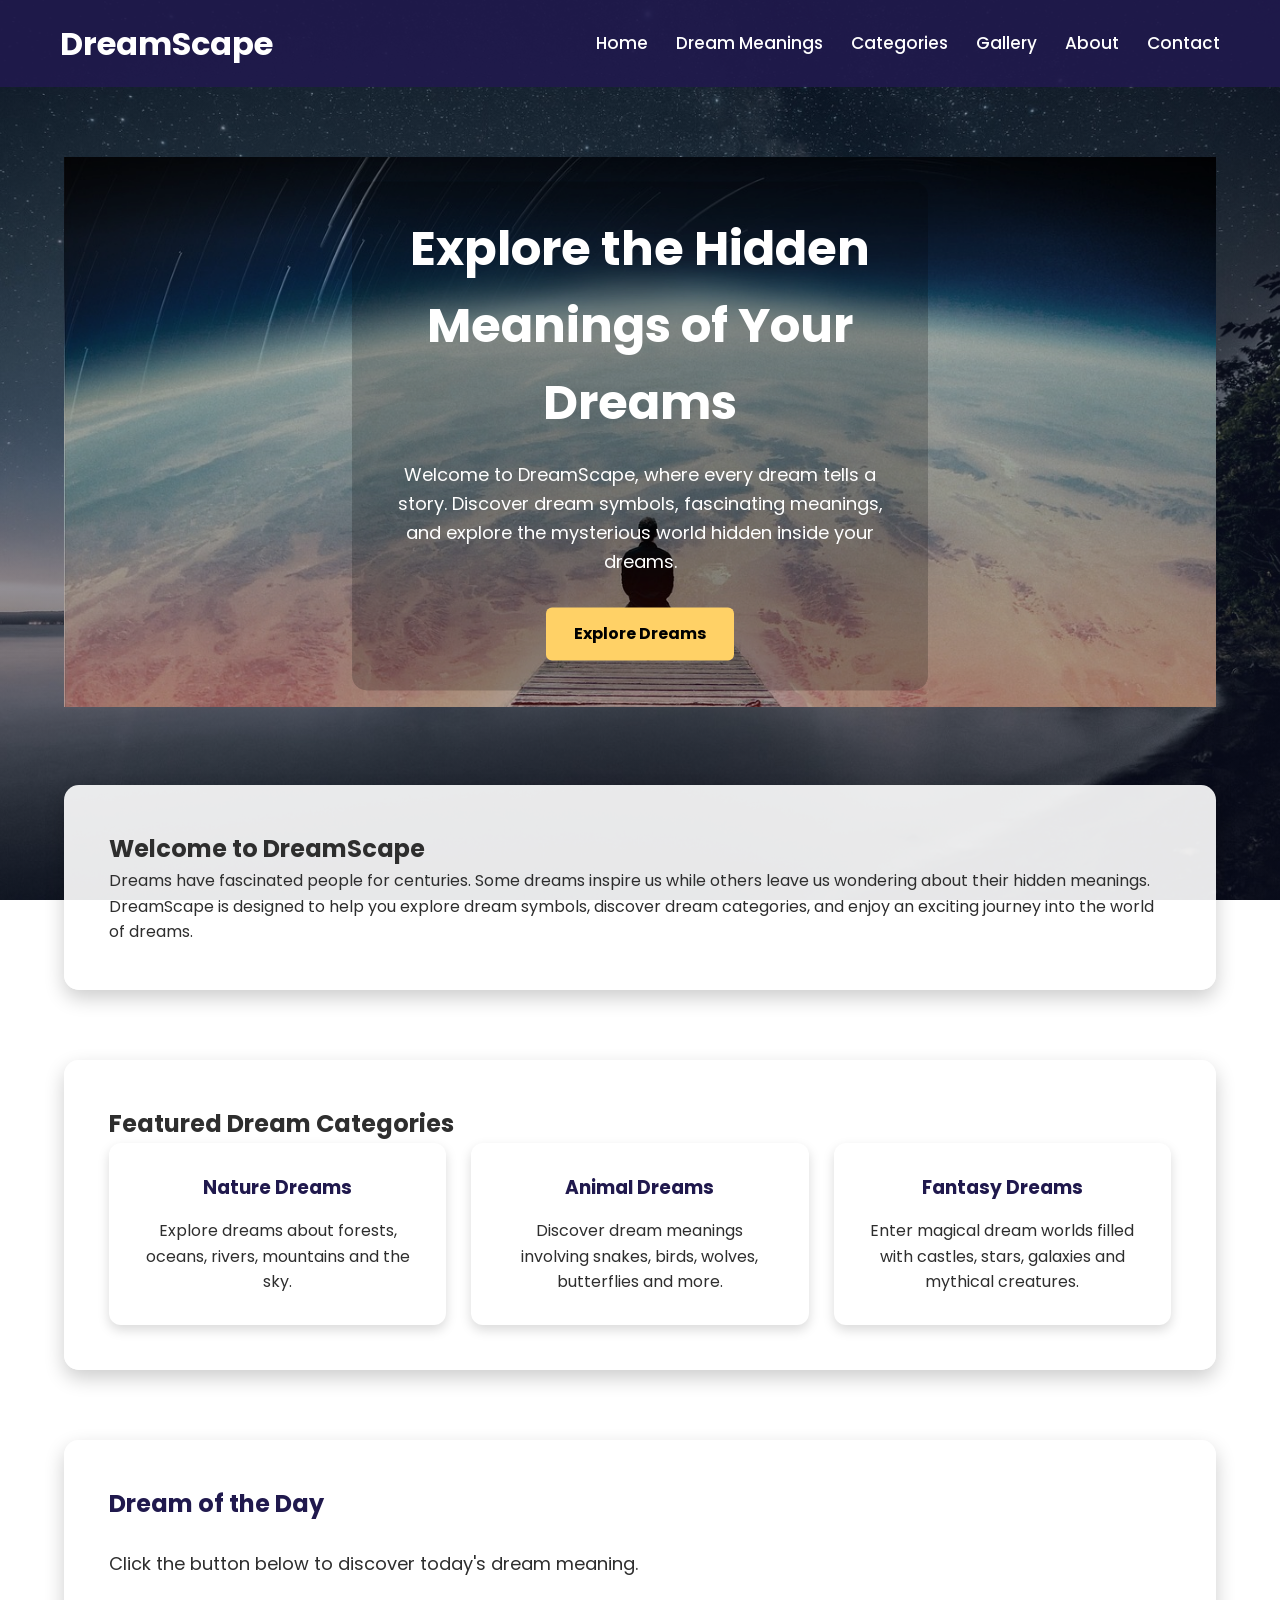
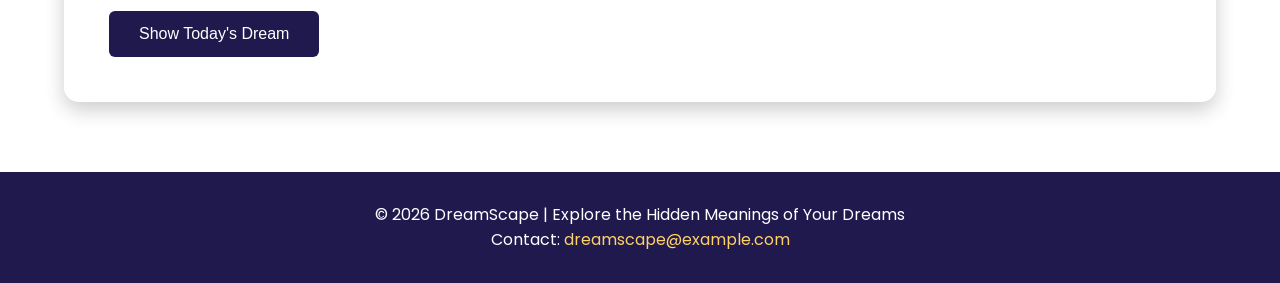
<file: index.html>
<!DOCTYPE html>
<html lang="en">

<head>
    <meta charset="UTF-8">
    <meta name="viewport" content="width=device-width, initial-scale=1.0">

    <title> DreamScape | Home</title>

    <link href="https://fonts.googleapis.com/css2?family=Poppins:wght@300;400;500;600;700&display=swap"
        rel="stylesheet">

    <link rel="stylesheet" href="style.css">
</head>

<body>
    <header>
        <nav class="navbar">

            <div class="logo">
                <h1>DreamScape</h1>
            </div>

            <ul class="nav-links">
                
                <li><a href="index.html" class="active">Home</a></li>
                <li><a href="dream_meanings.html">Dream Meanings</a></li>
                <li><a href="categories.html">Categories</a></li>
                <li><a href="gallery.html">Gallery</a></li>
                <li><a href="about.html">About</a></li>
                <li><a href="contact.html">Contact</a></li>

            </ul>

        </nav>
    </header>

    <section class="hero">

        <img id="slider" src="images/hero1.jpg" alt="Silhouette of a person looking at the moon from above">

        <div class="hero-text">

            <h2>Explore the Hidden Meanings of Your Dreams</h2>

            <p>
                Welcome to DreamScape, where every dream tells a story.
                Discover dream symbols, fascinating meanings, and explore
                the mysterious world hidden inside your dreams.
            </p>

            <a href="dream_meanings.html" class="btn">
                Explore Dreams
            </a>

        </div>

    </section>

    <section class="welcome">

        <h2>Welcome to DreamScape</h2>

        <p>
            Dreams have fascinated people for centuries.
            Some dreams inspire us while others leave us wondering about
            their hidden meanings. DreamScape is designed to help you
            explore dream symbols, discover dream categories,
            and enjoy an exciting journey into the world of dreams.
        </p>

    </section>

    <section class="featured">

        <h2>Featured Dream Categories</h2>

        <div class="card-container">
            <div class="card">

                <h3> Nature Dreams</h3>

                <p>
                    Explore dreams about forests,
                    oceans, rivers, mountains and the sky.
                </p>

            </div>

            <div class="card">

                <h3> Animal Dreams</h3>

                <p>
                    Discover dream meanings involving
                    snakes, birds, wolves, butterflies and more.
                </p>

            </div>

            <div class="card">

                <h3> Fantasy Dreams</h3>

                <p>
                    Enter magical dream worlds filled with castles,
                    stars, galaxies and mythical creatures.
                </p>

            </div>
        </div>

    </section>

    <section class="dream_day">

        <h2>Dream of the Day</h2>

        <p id="dreamText">
            Click the button below to discover today's dream meaning.
        </p>

        <button id="dreamButton">
            Show Today's Dream
        </button>

    </section>

    <footer>

        <p>
            &copy; 2026 DreamScape | Explore the Hidden Meanings of Your Dreams
        </p>

        <p>
            Contact:
            <a href="mailto:dreamscape@example.com">

                dreamscape@example.com
            </a>
        </p>

    </footer>

    <script src="script.js"></script>
</body>

</html>
</file>
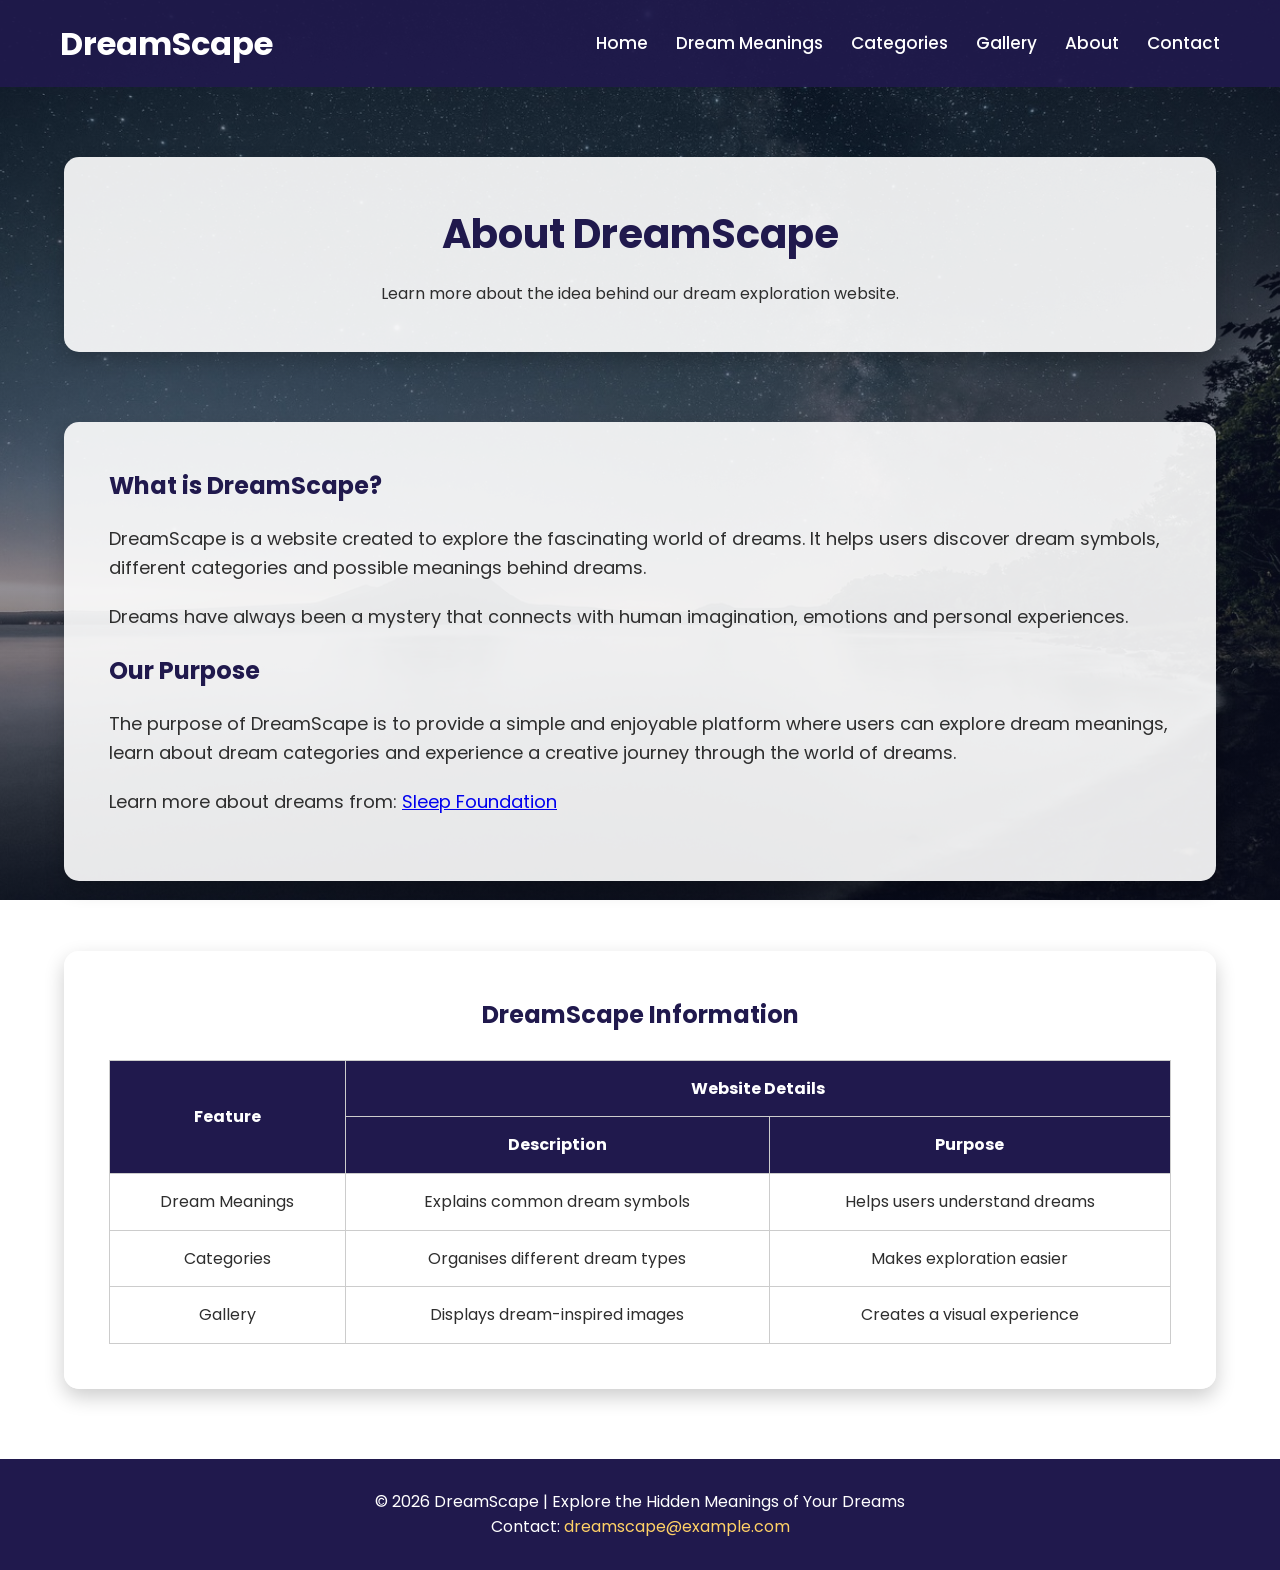
<file: about.html>
<!DOCTYPE html>
<html lang="en">

<head>

    <meta charset="UTF-8">
    <meta name="viewport" content="width=device-width, initial-scale=1.0">

    <title> DreamScape | About</title>

    <link href="https://fonts.googleapis.com/css2?family=Poppins:wght@300;400;500;600;700&display=swap"
        rel="stylesheet">

    <link rel="stylesheet" href="style.css">

</head>

<body>
<header>

    <nav class="navbar">

        <div class="logo">
            <h1>DreamScape</h1>
        </div>

        <ul class="nav-links">

            <li><a href="index.html">Home</a></li>
            <li><a href="dream_meanings.html">Dream Meanings</a></li>
            <li><a href="categories.html">Categories</a></li>
            <li><a href="gallery.html">Gallery</a></li>
            <li><a href="about.html" class="active">About</a></li>
            <li><a href="contact.html">Contact</a></li>

        </ul>

    </nav>

</header>

<section class="page-title">

    <h2>About DreamScape</h2>

    <p>
        Learn more about the idea behind our dream exploration website.
    </p>

</section>

<section class="about-section">
    <div class="about-content">

        <h2>What is DreamScape?</h2>

        <p>
            DreamScape is a website created to explore the fascinating
            world of dreams. It helps users discover dream symbols,
            different categories and possible meanings behind dreams.
        </p>

        <p>
            Dreams have always been a mystery that connects with
            human imagination, emotions and personal experiences.
        </p>

        <h2>Our Purpose</h2>

        <p>
            The purpose of DreamScape is to provide a simple and
            enjoyable platform where users can explore dream meanings,
            learn about dream categories and experience a creative
            journey through the world of dreams.
        </p>

        <p>
            Learn more about dreams from:
            <a href="https://www.sleepfoundation.org/dreams" target="_blank">
                Sleep Foundation
            </a>
        </p>

    </div>
</section>

<section class="dream-table">

    <h2>DreamScape Information</h2>

    <table>

        <tr>
            <th rowspan="2">Feature</th>
            <th colspan="2">Website Details</th>
        </tr>

        <tr>
            <th>Description</th>
            <th>Purpose</th>
        </tr>

        <tr>
            <td>Dream Meanings</td>
            <td>
                Explains common dream symbols
            </td>
            <td>
                Helps users understand dreams
            </td>
        </tr>

        <tr>
            <td>Categories</td>
            <td>
                Organises different dream types
            </td>
            <td>
                Makes exploration easier
            </td>
        </tr>

        <tr>
            <td>Gallery</td>
            <td>
                Displays dream-inspired images
            </td>
            <td>
                Creates a visual experience
            </td>
        </tr>
    </table>

</section>

<footer>

    <p>
        &copy; 2026 DreamScape | Explore the Hidden Meanings of Your Dreams
    </p>

    <p>
        Contact:
        <a href="mailto:dreamscape@example.com">
            dreamscape@example.com
        </a>
    </p>

</footer>

<script src="script.js"></script>
</body>

</html>
</file>
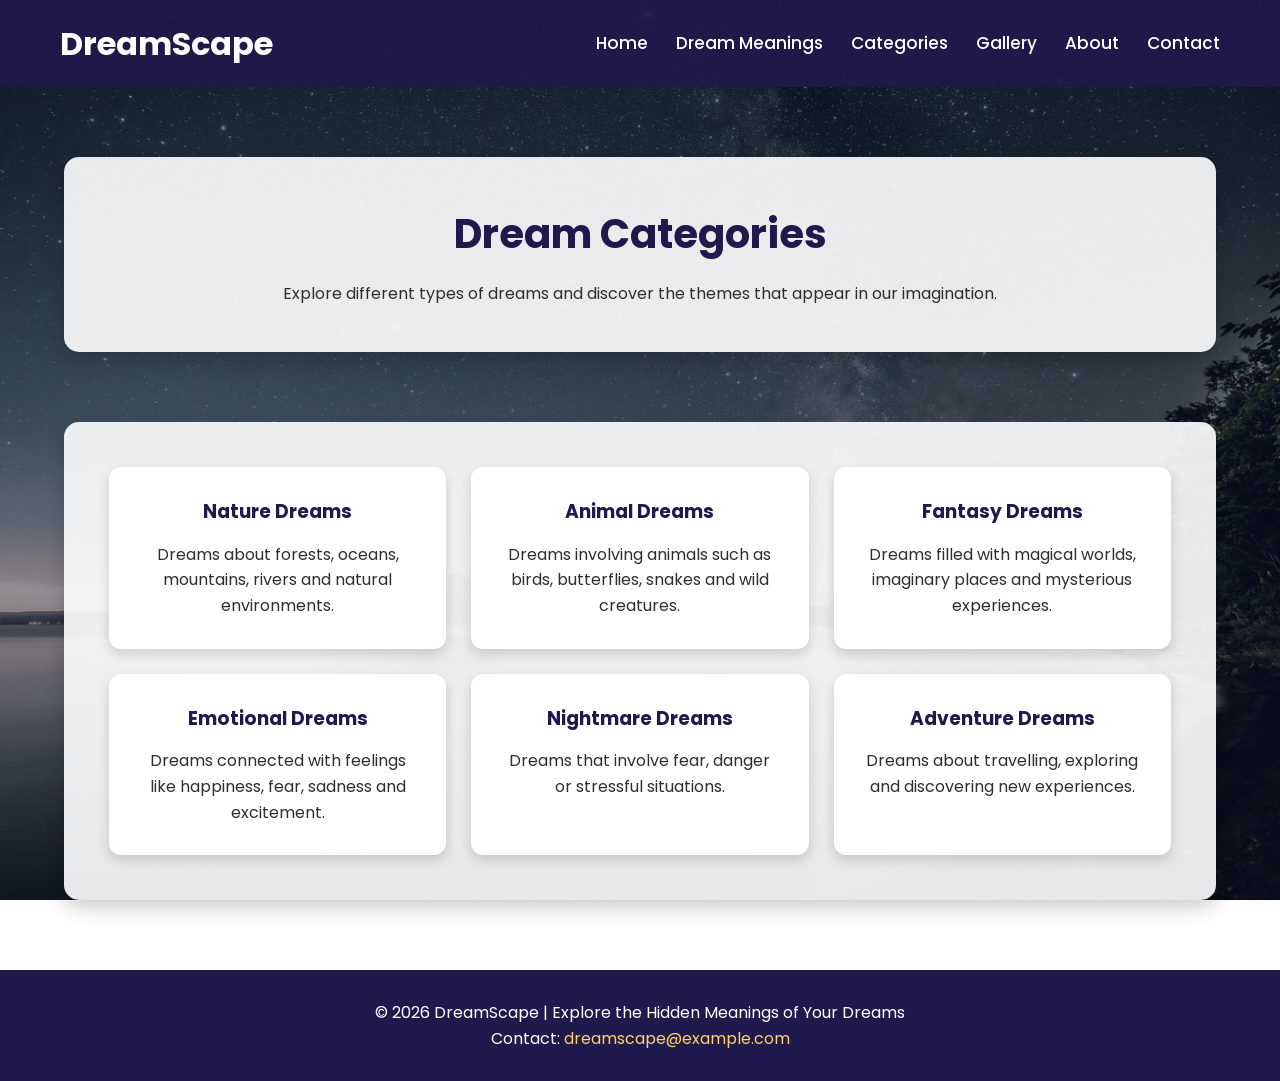
<file: categories.html>
<!DOCTYPE html>
<html lang="en">

<head>

    <meta charset="UTF-8">
    <meta name="viewport" content="width=device-width, initial-scale=1.0">

    <title> DreamScape | Categories</title>

    <link href="https://fonts.googleapis.com/css2?family=Poppins:wght@300;400;500;600;700&display=swap"
        rel="stylesheet">

    <link rel="stylesheet" href="style.css">

</head>

<body>
<header>

    <nav class="navbar">

        <div class="logo">
            <h1>DreamScape</h1>
        </div>

        <ul class="nav-links">

            <li><a href="index.html">Home</a></li>
            <li><a href="dream_meanings.html">Dream Meanings</a></li>
            <li><a href="categories.html" class="active">Categories</a></li>
            <li><a href="gallery.html">Gallery</a></li>
            <li><a href="about.html">About</a></li>
            <li><a href="contact.html">Contact</a></li>

        </ul>

    </nav>

</header>

<section class="page-title">

    <h2>Dream Categories</h2>

    <p>
        Explore different types of dreams and discover the themes
        that appear in our imagination.
    </p>

</section>

<section class="categories">

    <div class="card-container">
        <div class="card">

            <h3>Nature Dreams</h3>

            <p>
                Dreams about forests, oceans, mountains,
                rivers and natural environments.
            </p>

        </div>

        <div class="card">

            <h3>Animal Dreams</h3>

            <p>
                Dreams involving animals such as birds,
                butterflies, snakes and wild creatures.
            </p>

        </div>

        <div class="card">

            <h3>Fantasy Dreams</h3>

            <p>
                Dreams filled with magical worlds,
                imaginary places and mysterious experiences.
            </p>

        </div>

        <div class="card">

            <h3>Emotional Dreams</h3>

            <p>
                Dreams connected with feelings like
                happiness, fear, sadness and excitement.
            </p>

        </div>

        <div class="card">

            <h3>Nightmare Dreams</h3>

            <p>
                Dreams that involve fear, danger
                or stressful situations.
            </p>

        </div>

        <div class="card">

            <h3>Adventure Dreams</h3>

            <p>
                Dreams about travelling, exploring
                and discovering new experiences.
            </p>

        </div>
    </div>

</section>

<footer>

    <p>
        &copy; 2026 DreamScape | Explore the Hidden Meanings of Your Dreams
    </p>

    <p>
        Contact:
        <a href="mailto:dreamscape@example.com">
            dreamscape@example.com
        </a>
    </p>

</footer>

<script src="script.js"></script>
</body>

</html>
</file>
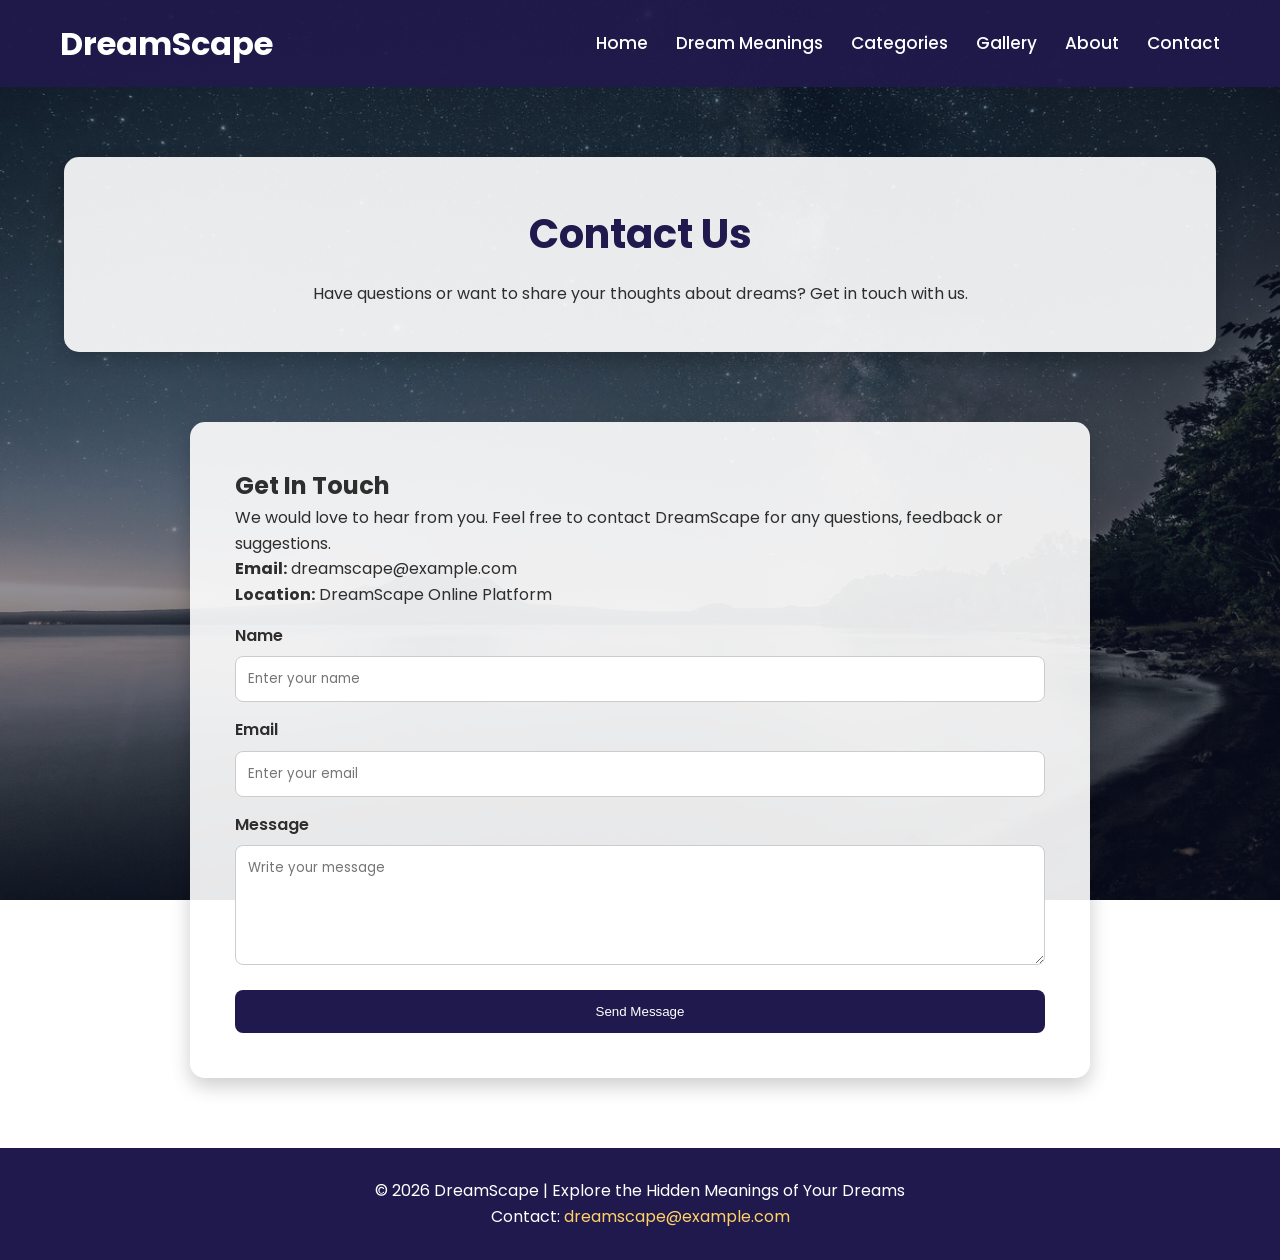
<file: contact.html>
<!DOCTYPE html>
<html lang="en">

<head>

    <meta charset="UTF-8">
    <meta name="viewport" content="width=device-width, initial-scale=1.0">

    <title> DreamScape | Contact</title>

    <link href="https://fonts.googleapis.com/css2?family=Poppins:wght@300;400;500;600;700&display=swap"
        rel="stylesheet">

    <link rel="stylesheet" href="style.css">

</head>

<body>
<header>

    <nav class="navbar">

        <div class="logo">
            <h1>DreamScape</h1>
        </div>

        <ul class="nav-links">

            <li><a href="index.html">Home</a></li>
            <li><a href="dream_meanings.html">Dream Meanings</a></li>
            <li><a href="categories.html">Categories</a></li>
            <li><a href="gallery.html">Gallery</a></li>
            <li><a href="about.html">About</a></li>
            <li><a href="contact.html" class="active">Contact</a></li>

        </ul>

    </nav>

</header>

<section class="page-title">

    <h2>Contact Us</h2>

    <p>
        Have questions or want to share your thoughts about dreams?
        Get in touch with us.
    </p>

</section>

<section class="contact-section">

    <div class="contact-box">

        <h2>Get In Touch</h2>

        <p>
            We would love to hear from you. Feel free to contact
            DreamScape for any questions, feedback or suggestions.
        </p>
        <p>
            <strong>Email:</strong>
            dreamscape@example.com
        </p>
        <p>
            <strong>Location:</strong>
            DreamScape Online Platform
        </p>

        <form id="contactForm">

            <label>Name</label>
            <input type="text" id="name" placeholder="Enter your name">

            <label>Email</label>
            <input type="email" id="email" placeholder="Enter your email">

            <label>Message</label>
            <textarea id="message" placeholder="Write your message"></textarea>

            <button type="submit">
                Send Message
            </button>

        </form>
    </div>

</section>

<footer>

    <p>
        &copy; 2026 DreamScape | Explore the Hidden Meanings of Your Dreams
    </p>

    <p>
        Contact:
        <a href="mailto:dreamscape@example.com">
            dreamscape@example.com
        </a>
    </p>

</footer>

<script src="script.js"></script>
</body>

</html>
</file>
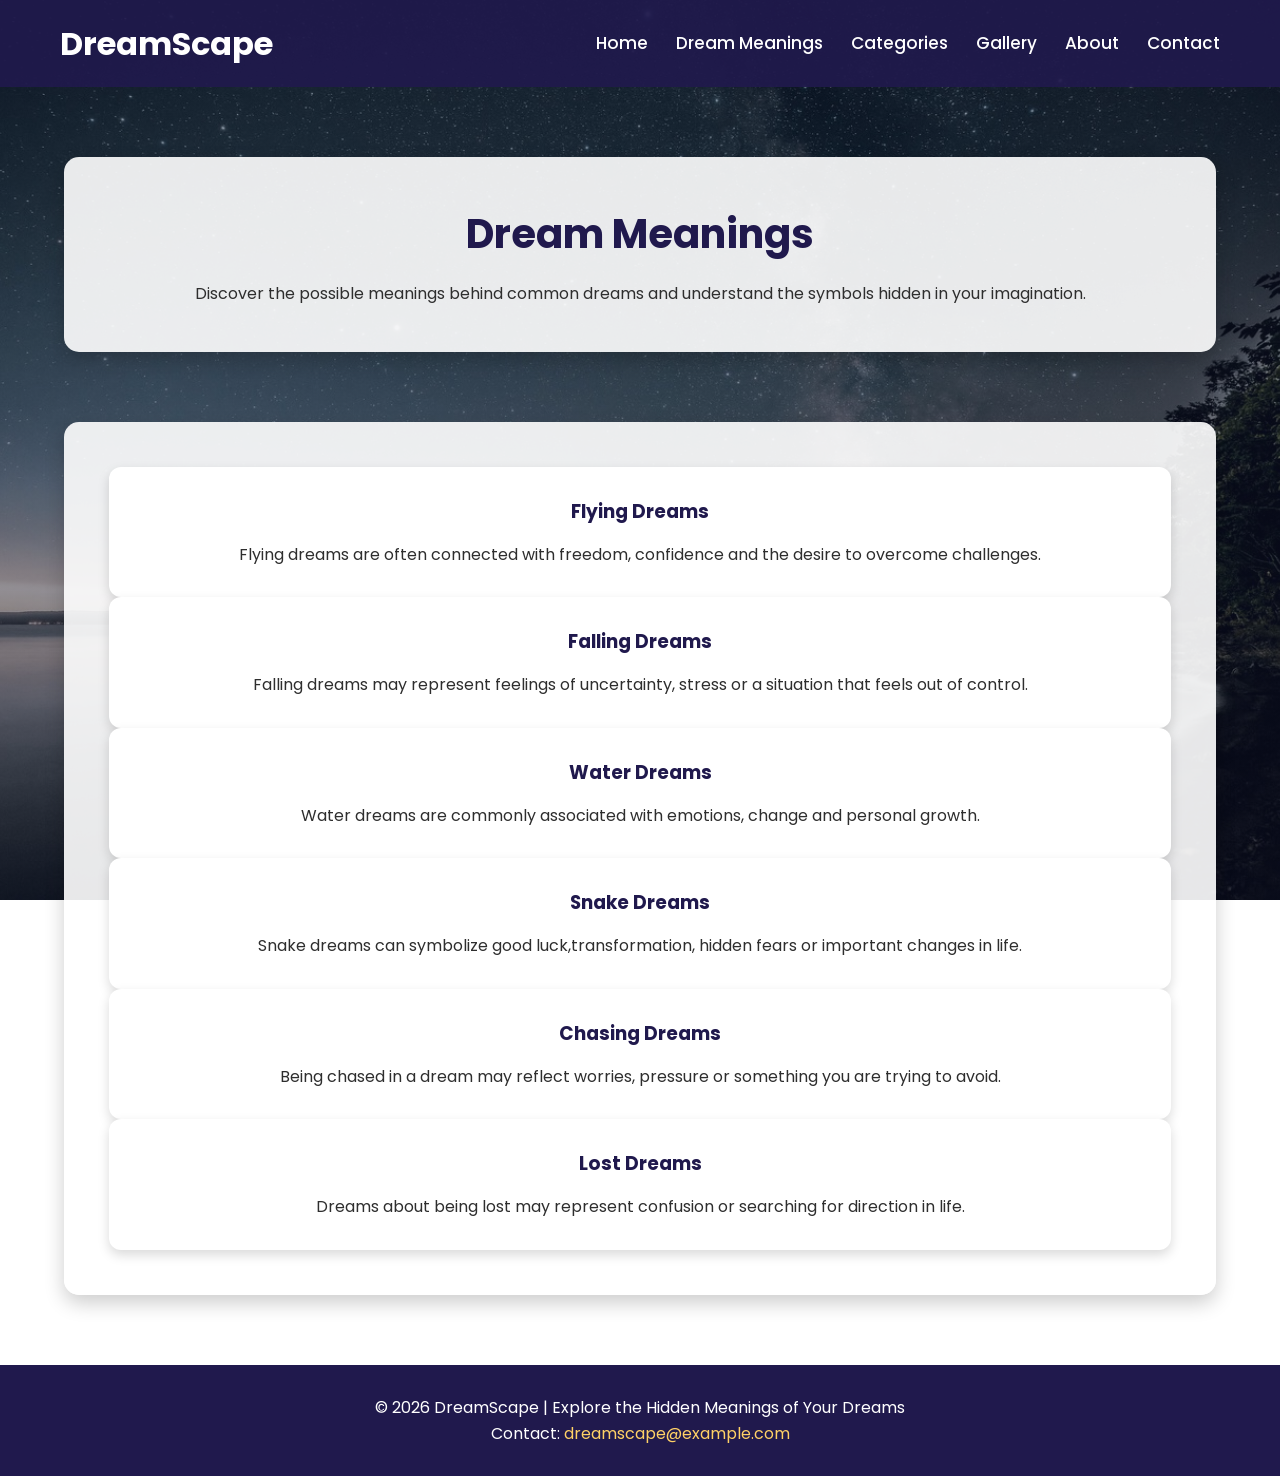
<file: dream_meanings.html>
<!DOCTYPE html>
<html lang="en">

<head>
    <meta charset="UTF-8">
    <meta name="viewport" content="width=device-width, initial-scale=1.0">

    <title> DreamScape | Dream Meanings</title>

    <link href="https://fonts.googleapis.com/css2?family=Poppins:wght@300;400;500;600;700&display=swap"
        rel="stylesheet">

    <link rel="stylesheet" href="style.css">
</head>

<body>
    <header>
        <nav class="navbar">

            <div class="logo">
                <h1>DreamScape</h1>
            </div>

            <ul class="nav-links">

                <li><a href="index.html">Home</a></li>
                <li><a href="dream_meanings.html" class="active">Dream Meanings</a></li>
                <li><a href="categories.html">Categories</a></li>
                <li><a href="gallery.html">Gallery</a></li>
                <li><a href="about.html">About</a></li>
                <li><a href="contact.html">Contact</a></li>

            </ul>

        </nav>
    </header>

    <section class="page-title">

        <h2>Dream Meanings</h2>

        <p>
            Discover the possible meanings behind common dreams
            and understand the symbols hidden in your imagination.
        </p>

    </section>

    <section class="dream_meanings">

        <div class="card_container">
            <div class="card">

                <h3>Flying Dreams</h3>

                <p>
                    Flying dreams are often connected with freedom,
                    confidence and the desire to overcome challenges.
                </p>

            </div>

            <div class="card">

                <h3>Falling Dreams</h3>

                <p>
                    Falling dreams may represent feelings of uncertainty,
                    stress or a situation that feels out of control.
                </p>

            </div>

            <div class="card">

                <h3>Water Dreams</h3>

                <p>
                    Water dreams are commonly associated with emotions,
                    change and personal growth.
                </p>

            </div>

            <div class="card">
                <h3>Snake Dreams</h3>

                <p>
                    Snake dreams can symbolize good luck,transformation,
                    hidden fears or important changes in life.
                </p>
            </div>

            <div class="card">

                <h3>Chasing Dreams</h3>

                <p>
                    Being chased in a dream may reflect worries,
                    pressure or something you are trying to avoid.
                </p>

            </div>

            <div class="card">

                <h3>Lost Dreams</h3>

                <p>
                    Dreams about being lost may represent confusion
                    or searching for direction in life.
                </p>

            </div>
        </div>

    </section>

    <footer>

        <p>
            &copy; 2026 DreamScape | Explore the Hidden Meanings of Your Dreams
        </p>

        <p>
            Contact:
            <a href="mailto:dreamscape@example.com">
                dreamscape@example.com
            </a>
        </p>

    </footer>

    <script src="script.js"></script>
</body>

</html>
</file>
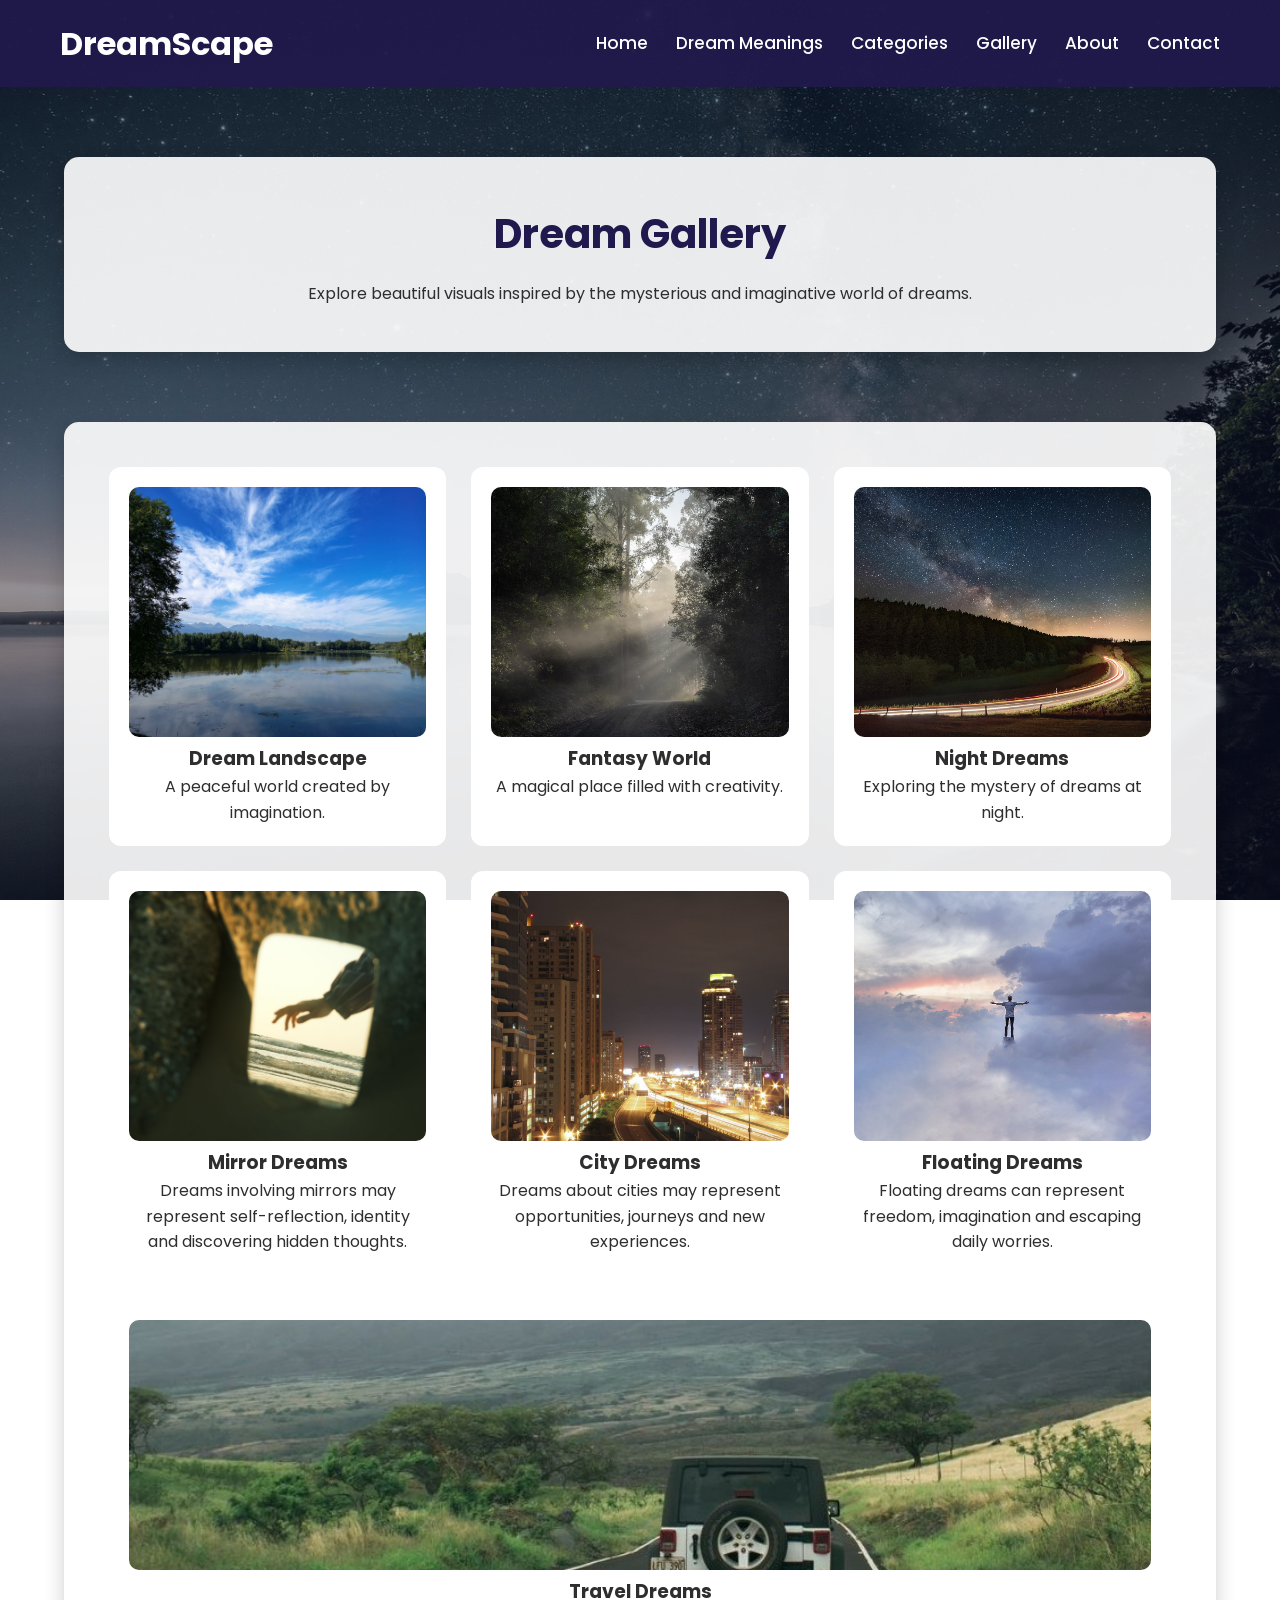
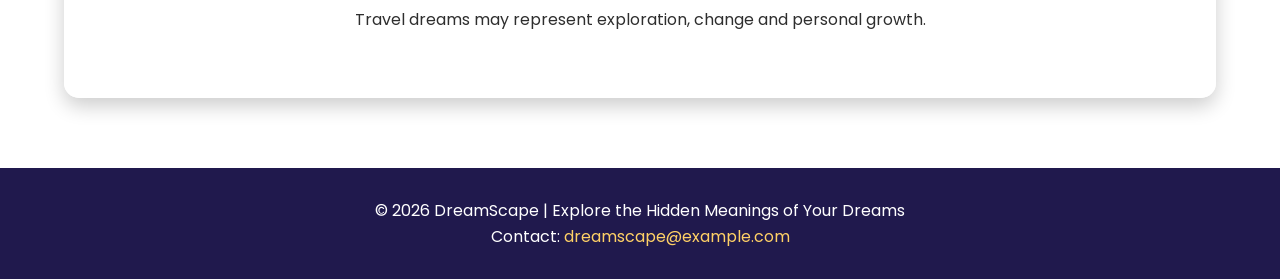
<file: gallery.html>
<!DOCTYPE html>
<html lang="en">

<head>

    <meta charset="UTF-8">
    <meta name="viewport" content="width=device-width, initial-scale=1.0">

    <title> DreamScape | Gallery</title>

    <link href="https://fonts.googleapis.com/css2?family=Poppins:wght@300;400;500;600;700&display=swap"
        rel="stylesheet">

    <link rel="stylesheet" href="style.css">

</head>

<body>
<header>

    <nav class="navbar">

        <div class="logo">
            <h1>DreamScape</h1>
        </div>

        <ul class="nav-links">

            <li><a href="index.html">Home</a></li>
            <li><a href="dream_meanings.html">Dream Meanings</a></li>
            <li><a href="categories.html">Categories</a></li>
            <li><a href="gallery.html" class="active">Gallery</a></li>
            <li><a href="about.html">About</a></li>
            <li><a href="contact.html">Contact</a></li>

        </ul>

    </nav>

</header>

<section class="page-title">

    <h2>Dream Gallery</h2>

    <p>
        Explore beautiful visuals inspired by the mysterious
        and imaginative world of dreams.
    </p>

</section>

<section class="gallery">

    <div class="gallery-container">
        <div class="gallery-item">

            <a href="images/dream1.jpg" target="_blank">
                <img src="images/dream1.jpg" alt="Dream landscape">
            </a>

            <h3>Dream Landscape</h3>

            <p>
                A peaceful world created by imagination.
            </p>

        </div>

        <div class="gallery-item">

            <a href="images/dream2.jpg" target="_blank">
                <img src="images/dream2.jpg" alt="Fantasy dream world">
            </a>

            <h3>Fantasy World</h3>

            <p>
                A magical place filled with creativity.
            </p>

        </div>

        <div class="gallery-item">

            <a href="images/dream3.jpg" target="_blank">
                <img src="images/dream3.jpg" alt="Night dream">
            </a>

            <h3>Night Dreams</h3>

            <p>
                Exploring the mystery of dreams at night.
            </p>

        </div>

        <div class="gallery-item">

            <a href="images/dream4.jpg" target="_blank">
                <img src="images/dream4.jpg" alt="Mirror dream reflection">
            </a>

            <h3>Mirror Dreams</h3>

            <p>
                Dreams involving mirrors may represent self-reflection,
                identity and discovering hidden thoughts.
            </p>

        </div>

        <div class="gallery-item">

            <a href="images/dream5.jpg" target="_blank">
                <img src="images/dream5.jpg" alt="City dream at night">
            </a>

            <h3>City Dreams</h3>

            <p>
                Dreams about cities may represent opportunities,
                journeys and new experiences.
            </p>

        </div>

        <div class="gallery-item">

            <a href="images/dream6.jpg" target="_blank">
                <img src="images/dream6.jpg" alt="Floating dream sky">
            </a>

            <h3>Floating Dreams</h3>

            <p>
                Floating dreams can represent freedom,
                imagination and escaping daily worries.
            </p>

        </div>

        <div class="gallery-item">

            <a href="images/dream7.jpg" target="_blank">
                <img src="images/dream7.jpg" alt="Travel dream landscape">
            </a>

            <h3>Travel Dreams</h3>

            <p>
                Travel dreams may represent exploration,
                change and personal growth.
            </p>

        </div>
    </div>

</section>

<footer>

    <p>
        &copy; 2026 DreamScape | Explore the Hidden Meanings of Your Dreams
    </p>

    <p>
        Contact:
        <a href="mailto:dreamscape@example.com">
            dreamscape@example.com
        </a>
    </p>

</footer>

<script src="script.js"></script>
</body>

</html>
</file>
<file: style.css>
*{
    margin:0;
    padding:0;
    box-sizing:border-box;
}

body{
    font-family:'Poppins', sans-serif;

    background-image:
    linear-gradient(rgba(16,22,53,0.45),rgba(16,22,53,0.45)),
    url("images/background.jpg");

    background-size:cover;
    background-position:center;
    background-attachment:fixed;

    color:#2e2e2e;
    line-height:1.6;
}

.navbar{
    background:rgba(32,25,77,0.92);
    display:flex;
    justify-content:space-between;
    align-items:center;
    padding:18px 60px;
}

.logo h1{
    color:white;
    font-size:32px;
}

.nav-links{
    list-style:none;
    display:flex;
}

.nav-links li{
    margin-left:28px;
}

.nav-links a{
    color:white;
    text-decoration:none;
    font-size:17px;
    font-weight:500;
    transition:.3s;
}

.nav-links a:hover,
.active{
    color:#FFD166;
}

section{
    width:90%;
    max-width:1200px;
    margin:70px auto;
}

.page-title{
    background:rgba(255,255,255,0.90);
    padding:45px;
    border-radius:15px;
    text-align:center;
    box-shadow:0 8px 20px rgba(0,0,0,0.20);
}

.page-title h2{
    color:#20194D;
    font-size:40px;
    margin-bottom:15px;
}

.hero{
    position:relative;
    text-align:center;
}

.hero img{
    width:100%;
    height:550px;
    object-fit:cover;
    filter:brightness(70%);
}

.hero-text{
    position:absolute;
    top:50%;
    left:50%;
    transform:translate(-50%,-50%);
    color:white;
    max-width:700px;
    padding:30px;
    background:rgba(0,0,0,0.20);
    border-radius:15px;
}

.hero-text h2{
    font-size:48px;
    margin-bottom:20px;
}

.hero-text p{
    font-size:18px;
    margin-bottom:30px;
}

.btn{
    display:inline-block;
    background:#FFD166;
    color:black;
    text-decoration:none;
    padding:14px 28px;
    border-radius:6px;
    font-weight:bold;
}

.btn:hover{
    background:white;
}

.welcome, .featured, .dream_day, .categories, .dream_meanings, .gallery, .about-section, .contact-section{

    background:rgba(255,255,255,0.90);
    padding:45px;
    border-radius:15px;
    box-shadow:0 8px 20px rgba(0,0,0,0.20);
}

.card-container{
    display:flex;
    flex-wrap:wrap;
    gap:25px;
}

.card{
    flex:1;
    min-width:250px;
    background:white;
    padding:30px;
    border-radius:12px;
    text-align:center;
    box-shadow:0 5px 12px rgba(0,0,0,0.15);
    transition:.2s;
}

.card:hover{
    transform:translateY(-8px);
}

.card h3{
    color:#20194D;
    margin-bottom:15px;
}

.dream_day h2{
    margin-bottom:25px;
    color:#20194D;
}

.dream_day p{
    margin-bottom:30px;
    font-size:18px;
    line-height:1.8;
}

.dream_day button{
    background:#20194D;
    color:white;
    border:none;
    padding:14px 30px;
    border-radius:6px;
    cursor:pointer;
    font-size:16px;
    transition:.3s;
}

.dream_day button:hover{
    background:#4934a8;
}

.gallery-container{
    display:flex;
    flex-wrap:wrap;
    gap:25px;
}

.gallery-item{
    flex:1;
    min-width:250px;
    background:white;
    padding:20px;
    border-radius:12px;
    text-align:center;
}

.gallery-item img{
    width:100%;
    height:250px;
    object-fit:cover;
    border-radius:10px;
}

.about-content h2{
    color:#20194D;
    margin-bottom:20px;
}

.about-content p{
    margin-bottom:20px;
    font-size:18px;
}

.dream-table{
    background:rgba(255,255,255,0.90);
    padding:45px;
    border-radius:15px;
    box-shadow:0 8px 20px rgba(0,0,0,0.20);
    text-align:center;
}

.dream-table h2{
    color:#20194D;
    margin-bottom:25px;
}

.dream-table table{
    width:100%;
    border-collapse:collapse;
}

.dream-table th, .dream-table td{
    border:1px solid #ccc;
    padding:15px;
}

.dream-table th{
    background:#20194D;
    color:white;
}

.dream-table td{
    background:white;
}

.contact-section{
    max-width:900px;
}

.contact-box form{
    display:flex;
    flex-direction:column;
}

.contact-box label{
    margin-top:15px;
    font-weight:600;
}

.contact-box input, .contact-box textarea{
    padding:12px;
    margin-top:8px;
    border-radius:8px;
    border:1px solid #ccc;
    font-family:'Poppins',sans-serif;
}

.contact-box textarea{
    height:120px;
}

.contact-box button{
    margin-top:25px;
    background:#20194D;
    color:white;
    border:none;
    padding:14px;
    border-radius:8px;
    cursor:pointer;
}

footer{
    background:#20194D;
    color:white;
    text-align:center;
    padding:30px;
    margin-top:70px;
}

footer a{
    color:#FFD166;
    text-decoration:none;
}
</file>
